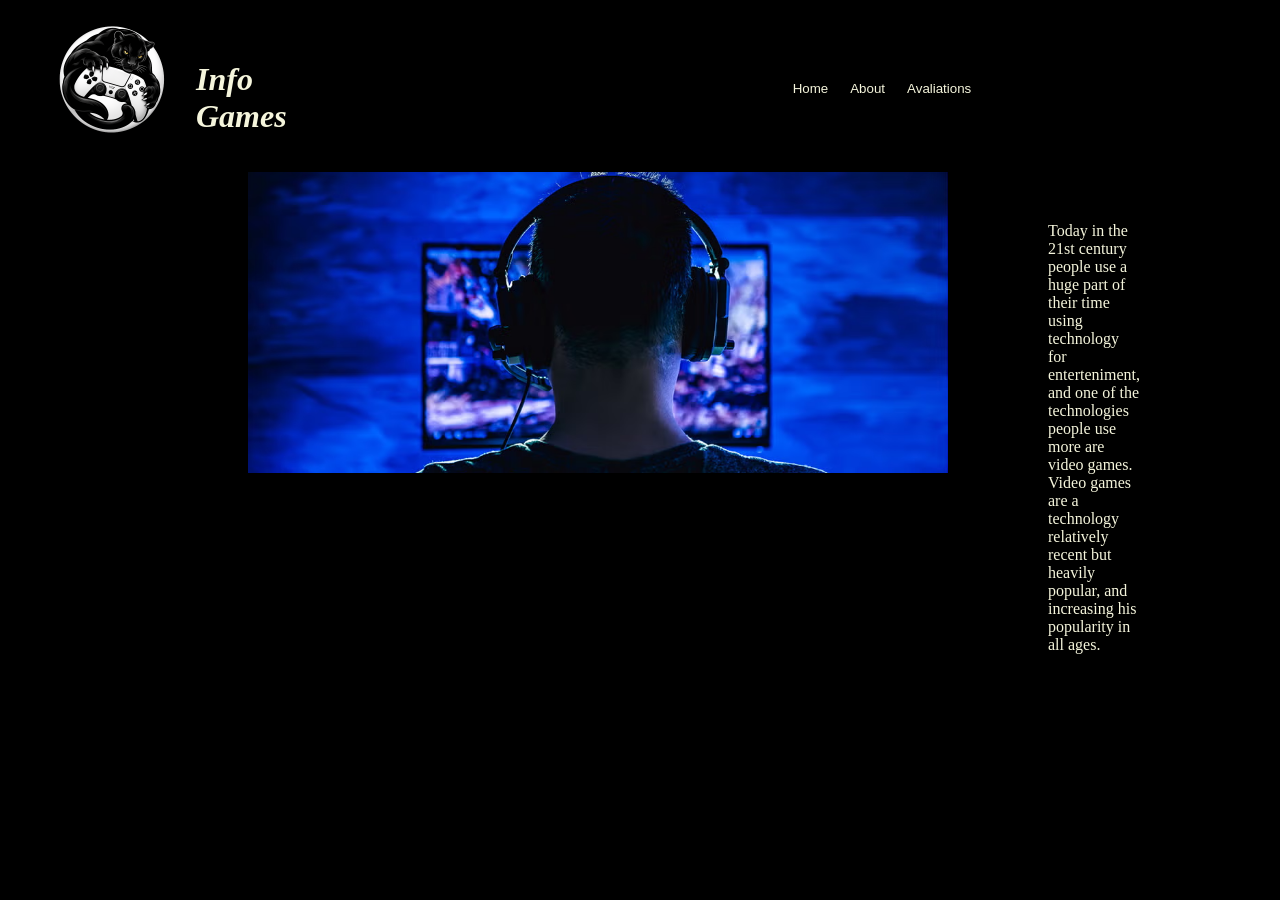
<file: HTML/index.html>
<!DOCTYPE html>
<html lang="en">
<head>
    <meta charset="UTF-8">
    <meta name="viewport" content="width=device-width, initial-scale=1.0">
    <title>Games</title>
    <meta name="author" content="MatheusSantos">
    <meta name="description" content="A site about video games">
    <link rel="stylesheet" href="style.css">
</head>
<body>
    <ul class="navbar">
        <li><img src="res/image.png" alt="" class="logo"></li>
        <li><h1 style="color: beige;" class="title"><i>Info Games</i></h1></li>
        <li><button class="pages button1">Home</button></li>
        <li><button class="pages button2">About</button></li>
        <li><button class="pages button3">Avaliations</button></li>
        <li><button class="pages button4">Sign Up</button></li>
        <li><button class="pages button5">login</button></li>
    </ul>
    <ul class="row">
        <li><img src="res/video-gaming.avif" alt="" class="img"></li>
        <li style="color: beige;" class="text">Today in the 21st century people use a huge part of their time using technology for enterteniment, and one of the technologies people use more are video games. Video games are a technology relatively recent but heavily popular, and increasing his popularity in all ages. </li>
    </ul>
</body>
</html>
</file>
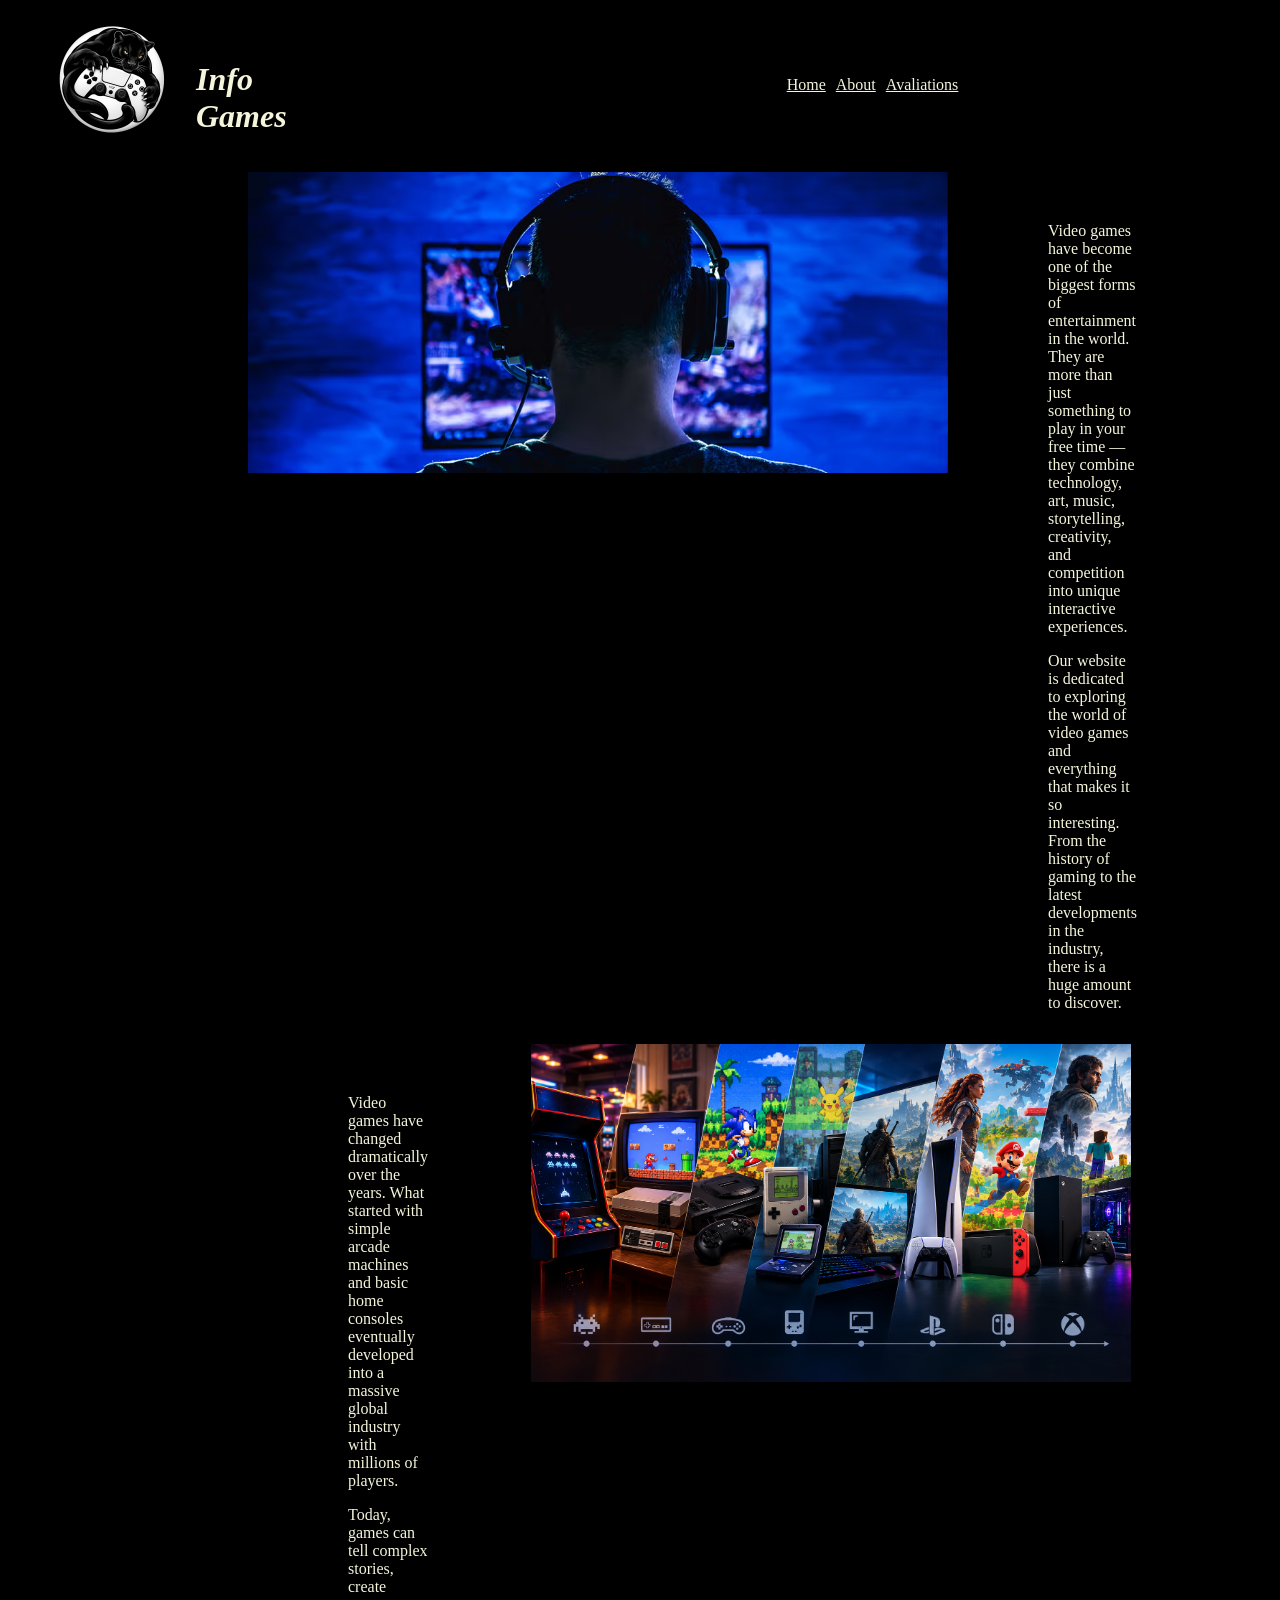
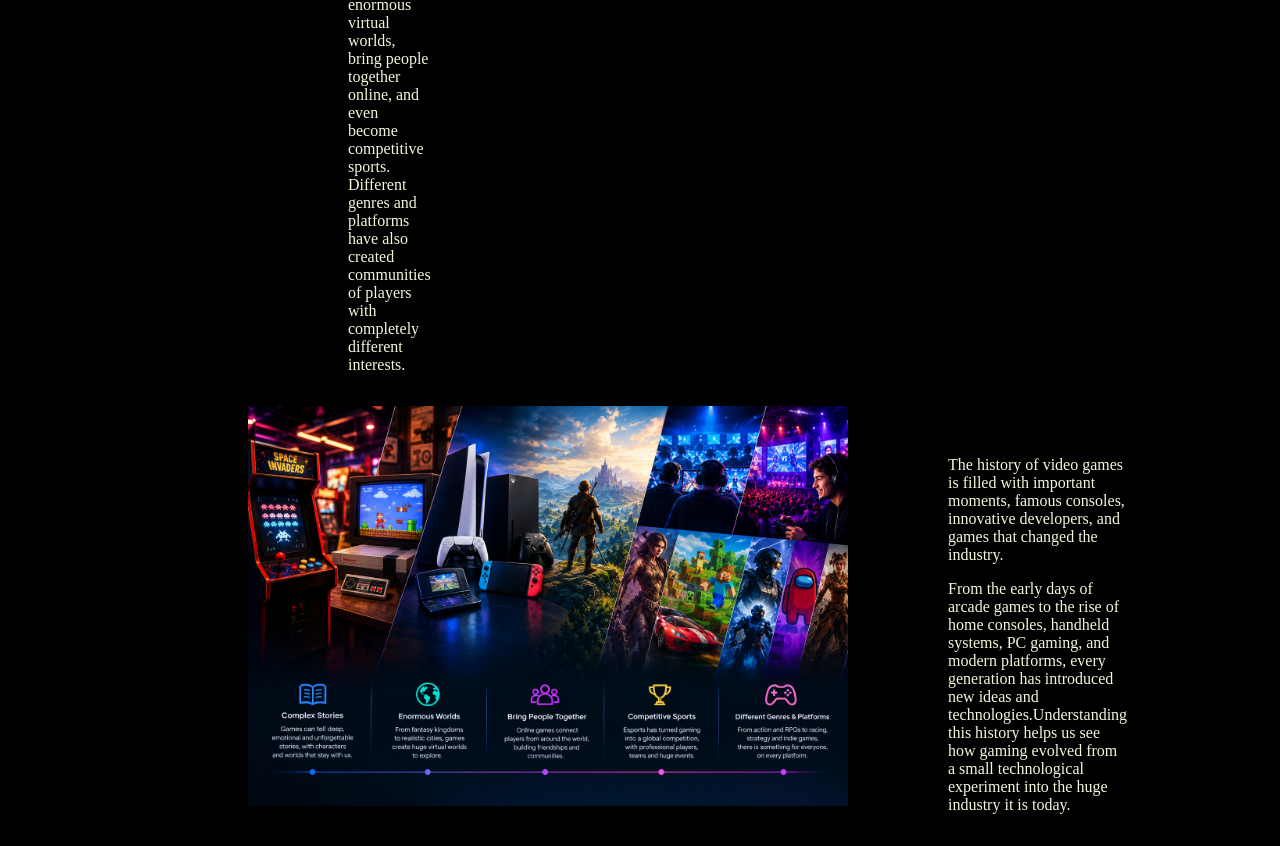
<file: InfoGames/HTML/index.html>
<!DOCTYPE html>
<html lang="en">
<head>
    <meta charset="UTF-8">
    <meta name="viewport" content="width=device-width, initial-scale=1.0">
    <title>Games</title>
    <meta name="author" content="MatheusSantos">
    <meta name="description" content="A site about video games">
    <link rel="stylesheet" href="style.css">
</head>
<body>
    <ul class="navbar">
        <li><img src="res/image.png" alt="" class="logo"></li>
        <li><h1 style="color: beige;" class="title"><i>Info Games</i></h1></li>
        <a href="index.html" class="pages button1">Home</a>
        <a href="about.html" class="pages button2">About</a>
        <a href="avaliation.html" class="pages button3">Avaliations</a>
        <a href="singup.html" class="pages button4">Sing Up</a>
        <a href="login.html" class="pages button5">login</a>
    </ul>
    <ul class="row">
        <li><img src="res/video-gaming.avif" alt="" class="img"></li>
        <li style="color: beige;" class="text">Video games have become one of the biggest forms of entertainment in the world. They are more than just something to play in your free time — they combine technology, art, music, storytelling, creativity, and competition into unique interactive experiences.<p>Our website is dedicated to exploring the world of video games and everything that makes it so interesting. From the history of gaming to the latest developments in the industry, there is a huge amount to discover.</li>
    </ul>
    <ul class="row">
        <li style="color: beige;" class="text1">Video games have changed dramatically over the years. What started with simple arcade machines and basic home consoles eventually developed into a massive global industry with millions of players.<p>Today, games can tell complex stories, create enormous virtual worlds, bring people together online, and even become competitive sports. Different genres and platforms have also created communities of players with completely different interests.</li>
        <li><img src="res/img1.png" alt="" class="img1" style="width: 600px;"></li>
    </ul>
    <ul class="row">
        <li><img src="res/img2.png" alt="" class="img" style="width: 600px; height: 400px;"></li>
        <li style="color: beige;" class="text">The history of video games is filled with important moments, famous consoles, innovative developers, and games that changed the industry.<p>From the early days of arcade games to the rise of home consoles, handheld systems, PC gaming, and modern platforms, every generation has introduced new ideas and technologies.Understanding this history helps us see how gaming evolved from a small technological experiment into the huge industry it is today.</li>
    </ul>
</body>
</html>
</file>
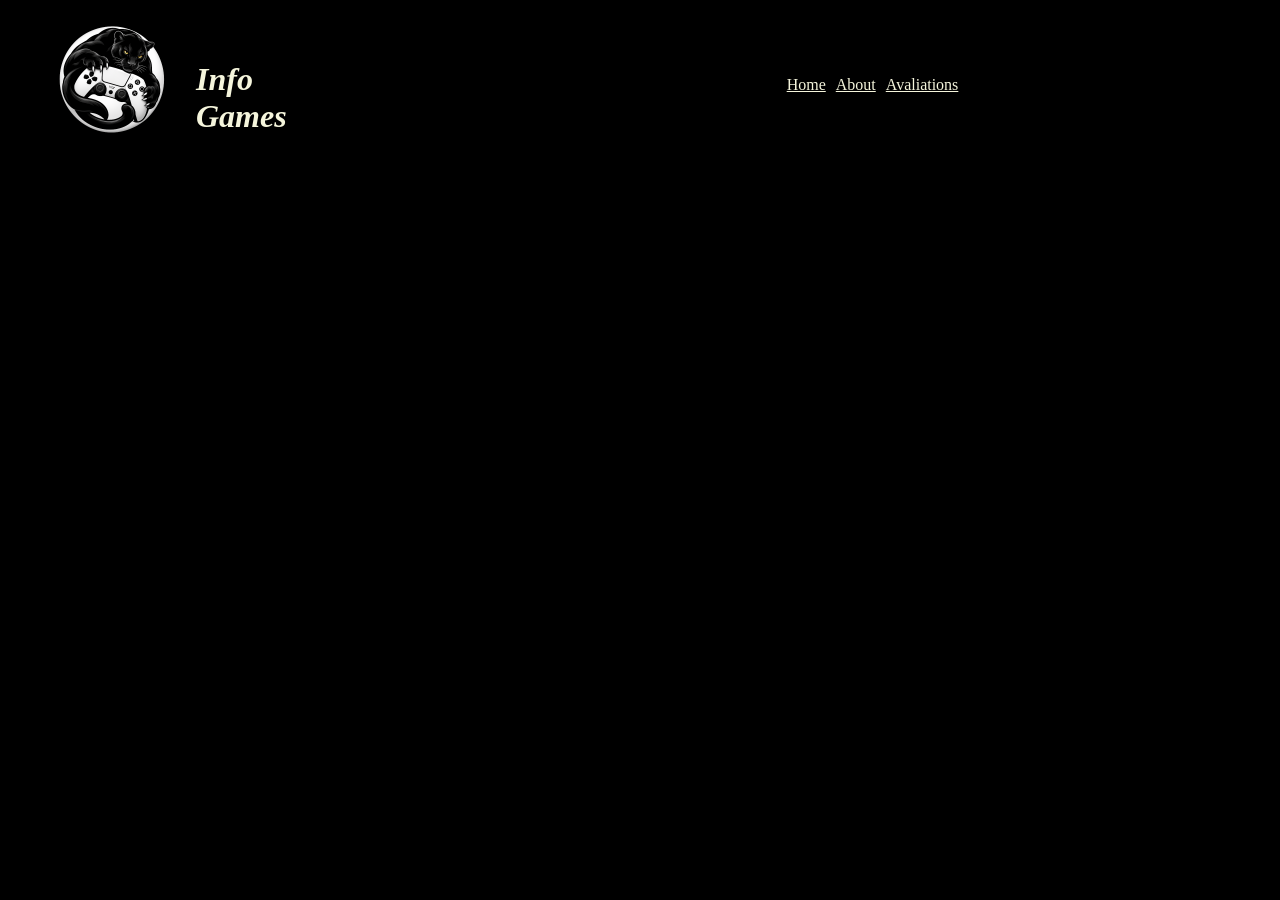
<file: HTML/about.html>
<!DOCTYPE html>
<html lang="en">
<head>
    <meta charset="UTF-8">
    <meta name="viewport" content="width=device-width, initial-scale=1.0">
    <title>Games</title>
    <meta name="author" content="MatheusSantos">
    <meta name="description" content="A site about video games">
    <link rel="stylesheet" href="style.css">
</head>
<body>
    <ul class="navbar">
        <li><img src="res/image.png" alt="" class="logo"></li>
        <li><h1 style="color: beige;" class="title"><i>Info Games</i></h1></li>
        <a href="index.html" class="pages button1">Home</a>
        <a href="about.html" class="pages button2">About</a>
        <a href="avaliation.html" class="pages button3">Avaliations</a>
        <a href="singup.html" class="pages button4">Sing Up</a>
        <a href="login.html" class="pages button5">login</a>
    </ul>
</body>
</html>
</file>
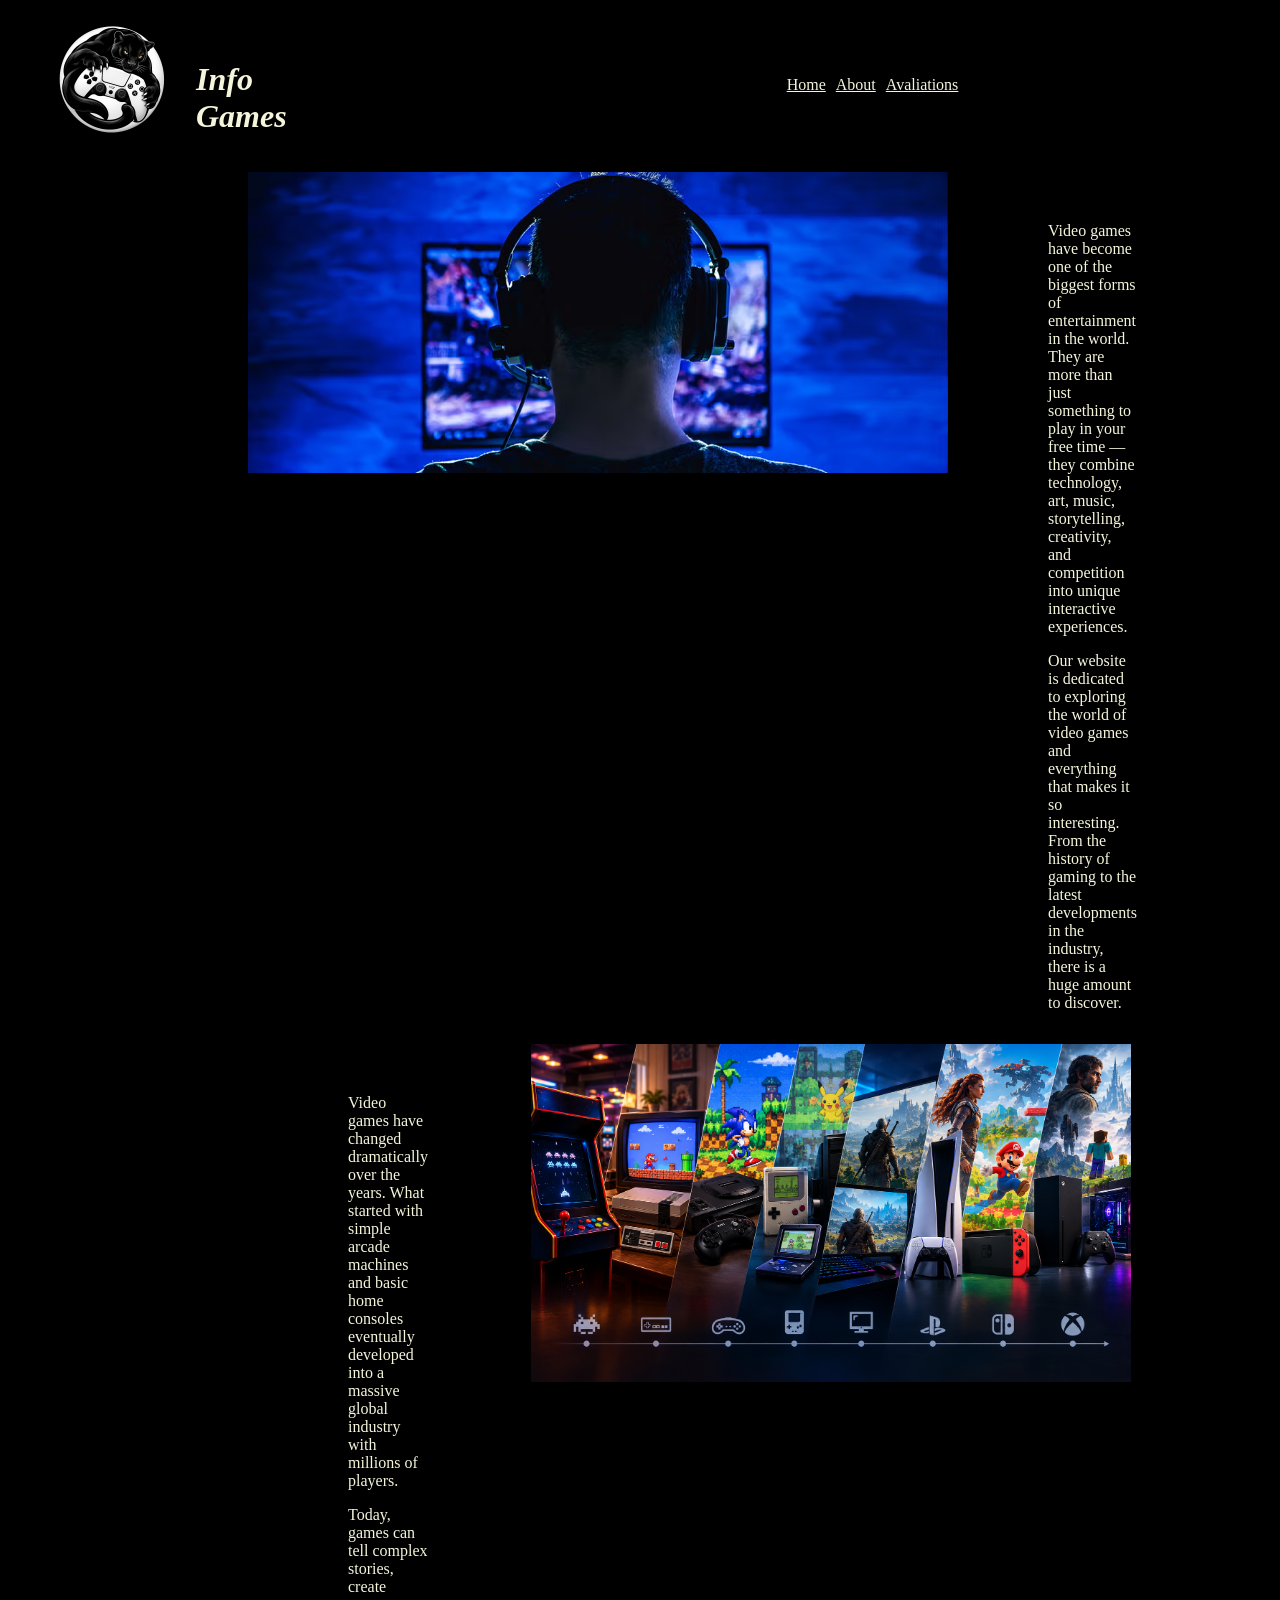
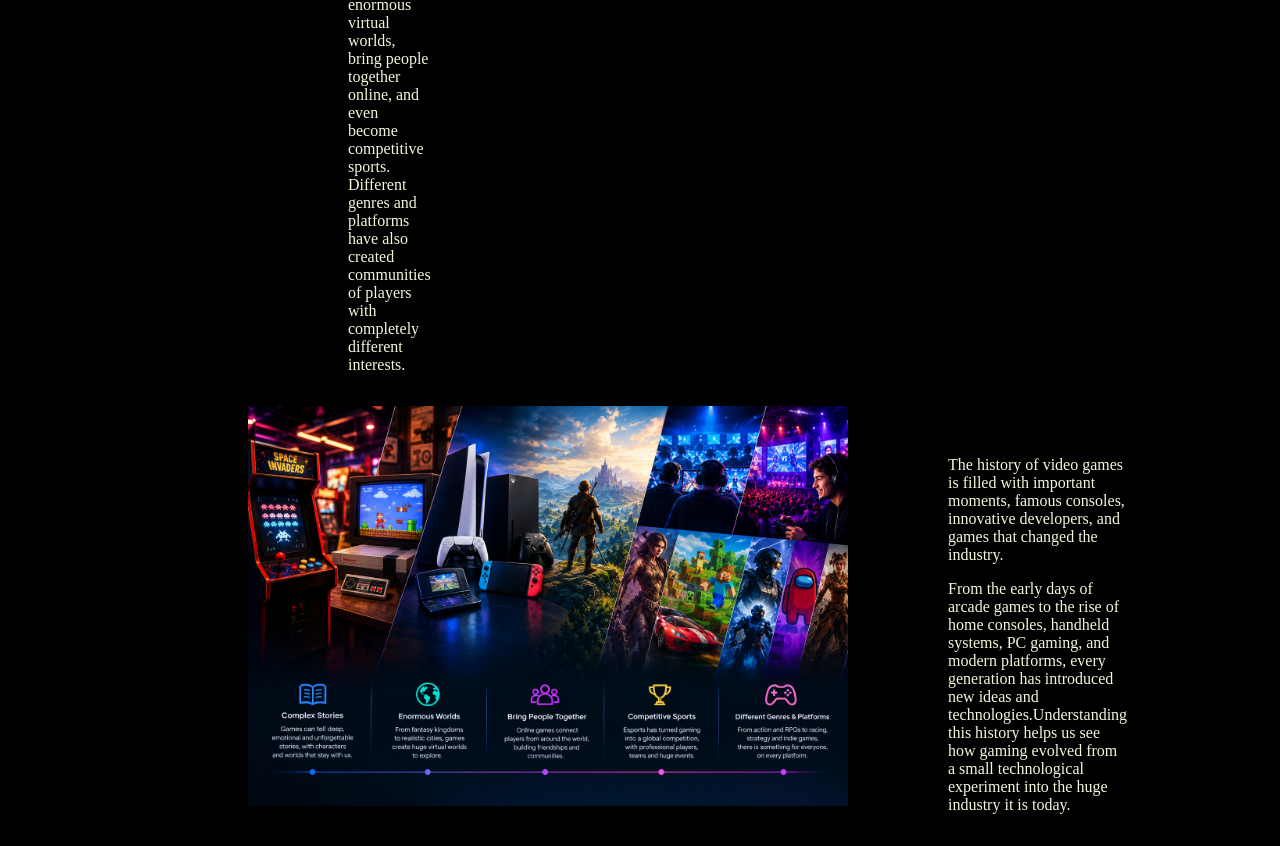
<file: HTML/indexLoged.html>
<!DOCTYPE html>
<html lang="en">
<head>
    <meta charset="UTF-8">
    <meta name="viewport" content="width=device-width, initial-scale=1.0">
    <title>Games</title>
    <meta name="author" content="MatheusSantos">
    <meta name="description" content="A site about video games">
    <link rel="stylesheet" href="style.css">
</head>
<body>
    <ul class="navbar">
        <li><img src="res/image.png" alt="" class="logo"></li>
        <li><h1 style="color: beige;" class="title"><i>Info Games</i></h1></li>
        <a href="index.html" class="pages button1">Home</a>
        <a href="about.html" class="pages button2">About</a>
        <a href="avaliation.html" class="pages button3">Avaliations</a>
        <span id="username" class="name"></span>
    </ul>
    <ul class="row">
        <li><img src="res/video-gaming.avif" alt="" class="img"></li>
        <li style="color: beige;" class="text">Video games have become one of the biggest forms of entertainment in the world. They are more than just something to play in your free time — they combine technology, art, music, storytelling, creativity, and competition into unique interactive experiences.<p>Our website is dedicated to exploring the world of video games and everything that makes it so interesting. From the history of gaming to the latest developments in the industry, there is a huge amount to discover.</li>
    </ul>
    <ul class="row">
        <li style="color: beige;" class="text1">Video games have changed dramatically over the years. What started with simple arcade machines and basic home consoles eventually developed into a massive global industry with millions of players.<p>Today, games can tell complex stories, create enormous virtual worlds, bring people together online, and even become competitive sports. Different genres and platforms have also created communities of players with completely different interests.</li>
        <li><img src="res/img1.png" alt="" class="img1" style="width: 600px;"></li>
    </ul>
    <ul class="row">
        <li><img src="res/img2.png" alt="" class="img" style="width: 600px; height: 400px;"></li>
        <li style="color: beige;" class="text">The history of video games is filled with important moments, famous consoles, innovative developers, and games that changed the industry.<p>From the early days of arcade games to the rise of home consoles, handheld systems, PC gaming, and modern platforms, every generation has introduced new ideas and technologies.Understanding this history helps us see how gaming evolved from a small technological experiment into the huge industry it is today.</li>
    </ul>
    <script>
        document.getElementById("username").textContent = localStorage.getItem("name");
        document.getElementById("useremail").textContent = localStorage.getItem("email");
        document.getElementById("userbirth").textContent = localStorage.getItem("birth");
    </script>
</body>
</html>
</file>
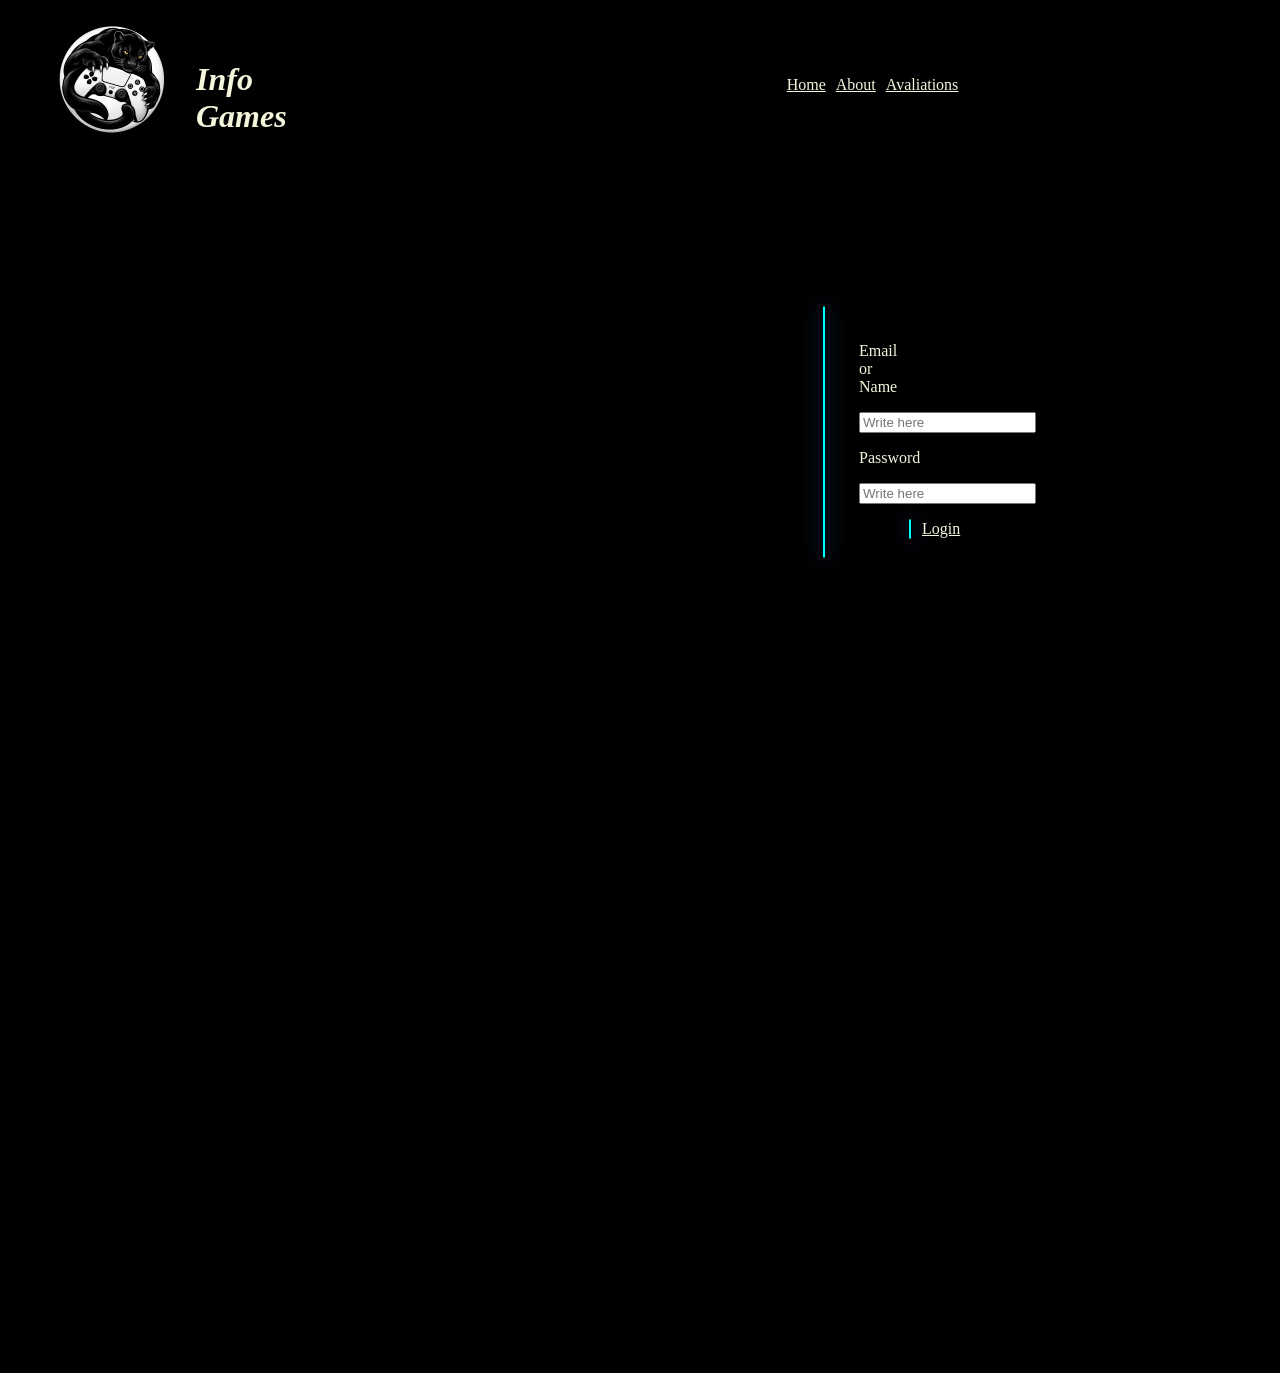
<file: HTML/login.html>
<!DOCTYPE html>
<html lang="en">
<head>
    <meta charset="UTF-8">
    <meta name="viewport" content="width=device-width, initial-scale=1.0">
    <title>Games</title>
    <meta name="author" content="MatheusSantos">
    <meta name="description" content="A site about video games">
    <link rel="stylesheet" href="style.css">
</head>
<body>
    <ul class="navbar">
        <li><img src="res/image.png" alt="" class="logo"></li>
        <li><h1 style="color: beige;" class="title"><i>Info Games</i></h1></li>
        <a href="index.html" class="pages button1">Home</a>
        <a href="about.html" class="pages button2">About</a>
        <a href="avaliation.html" class="pages button3">Avaliations</a>
        <a href="singup.html" class="pages button4">Sing Up</a>
        <a href="login.html" class="pages button5">login</a>
    </ul>
    <div class="login">
        <div class="space">
            <p style="color: beige;">Email or Name</p>
            <input type="text" placeholder="Write here">
            <p style="color: beige;">Password</p>
            <input type="text" placeholder="Write here" style="margin-bottom: 30px;">
            <div class="button_singup pages">
                <a href="indexLoged.html" class="button6">Login</a>
            </div>
        </div>
    </div>
</body>
</html>
</file>
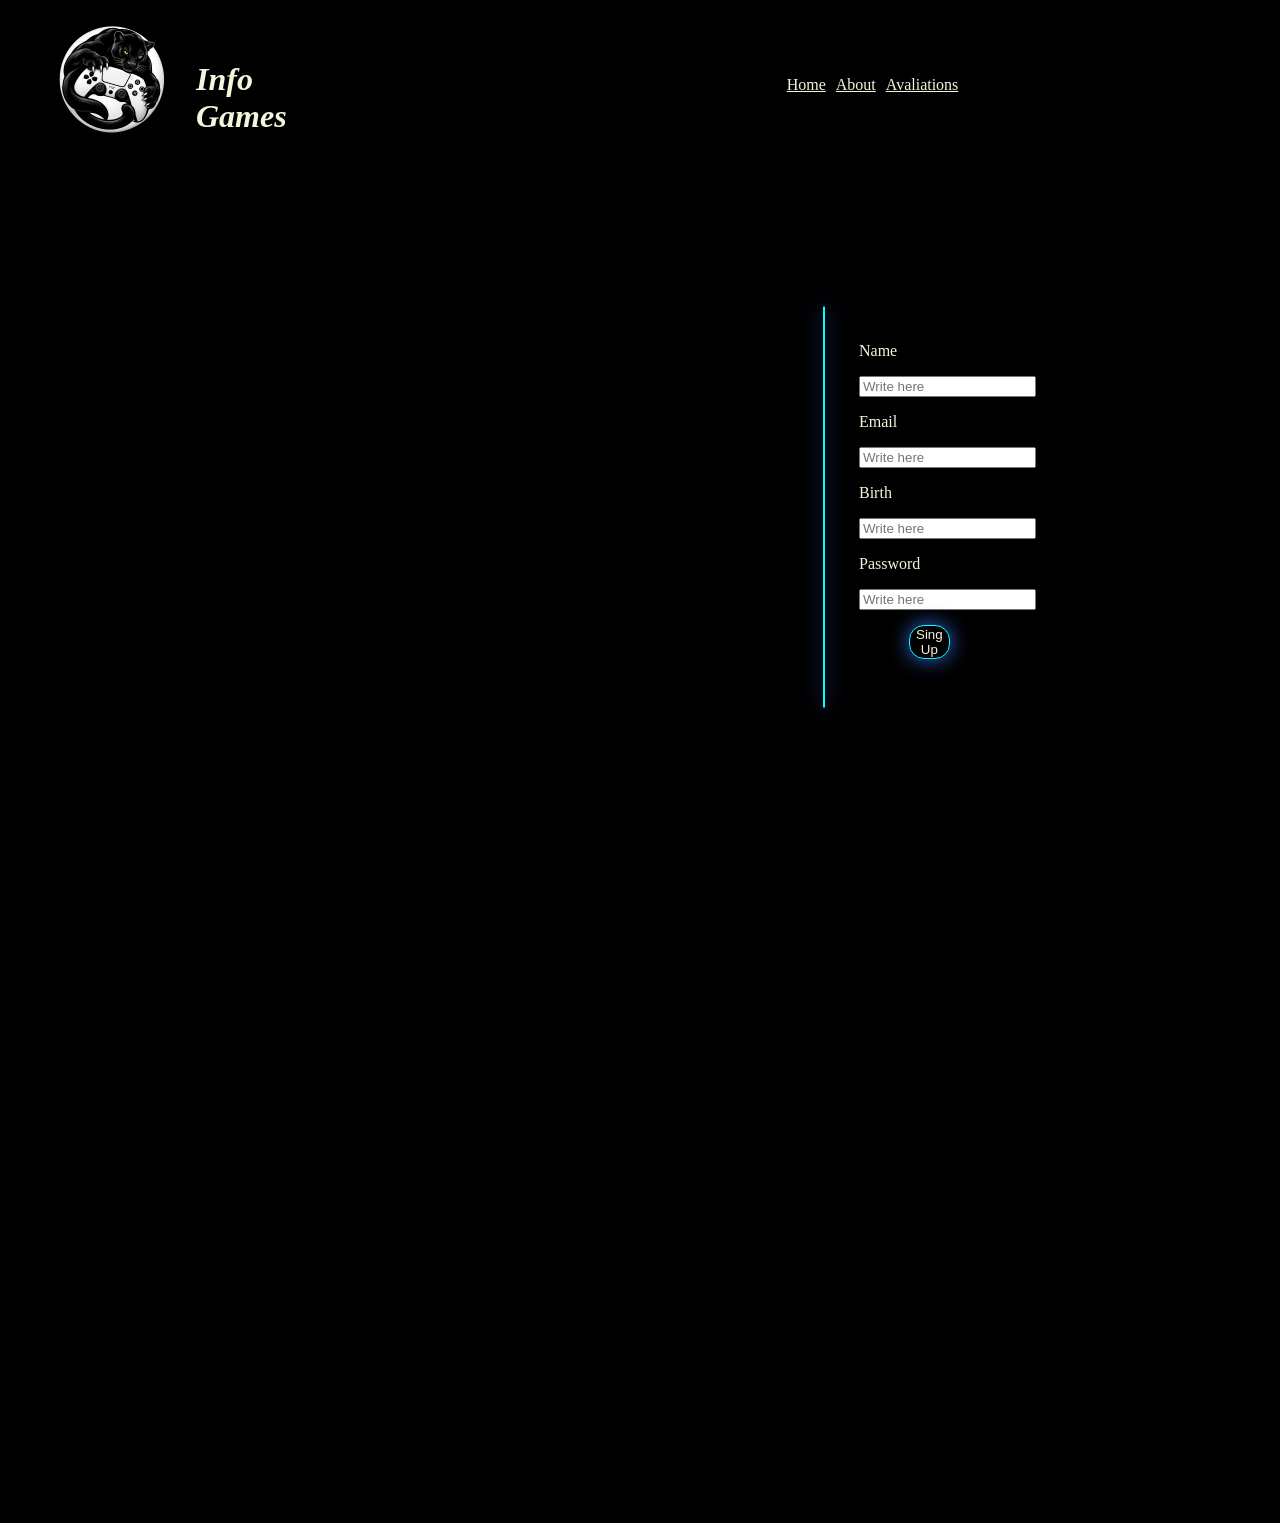
<file: HTML/singup.html>
<!DOCTYPE html>
<html lang="en">
<head>
    <meta charset="UTF-8">
    <meta name="viewport" content="width=device-width, initial-scale=1.0">
    <title>Games</title>
    <meta name="author" content="MatheusSantos">
    <meta name="description" content="A site about video games">
    <link rel="stylesheet" href="style.css">
</head>
<body>
    <ul class="navbar">
        <li><img src="res/image.png" alt="" class="logo"></li>
        <li><h1 style="color: beige;" class="title"><i>Info Games</i></h1></li>
        <a href="index.html" class="pages button1">Home</a>
        <a href="about.html" class="pages button2">About</a>
        <a href="avaliation.html" class="pages button3">Avaliations</a>
        <a href="singup.html" class="pages button4">Sing Up</a>
        <a href="login.html" class="pages button5">login</a>
    </ul>
    <div class="singup">
        <form class="space" id="signupForm"></form>
            <div class="space">
                <p style="color: beige;">Name</p>
                <input type="text" id="name" placeholder="Write here">
                <p style="color: beige;">Email</p>
                <input type="text" id="email" placeholder="Write here">
                <p style="color: beige;">Birth</p>
                <input type="text" id="birth" placeholder="Write here">
                <p style="color: beige;">Password</p>
                <input type="text" placeholder="Write here" style="margin-bottom: 30px;">
                <button type="button" class="button_singup pages" onclick="signup()">Sing Up</button>
            </div>
        </form>
    </div>
    <script>

        function signup() {

            let name = document.getElementById("name").value;
            let email = document.getElementById("email").value;
            let birth = document.getElementById("birth").value;

            localStorage.setItem("name", name);
            localStorage.setItem("email", email);
            localStorage.setItem("birth", birth);

            window.location.href = "indexLoged.html";
        }

    </script>
</body>
</html>
</file>
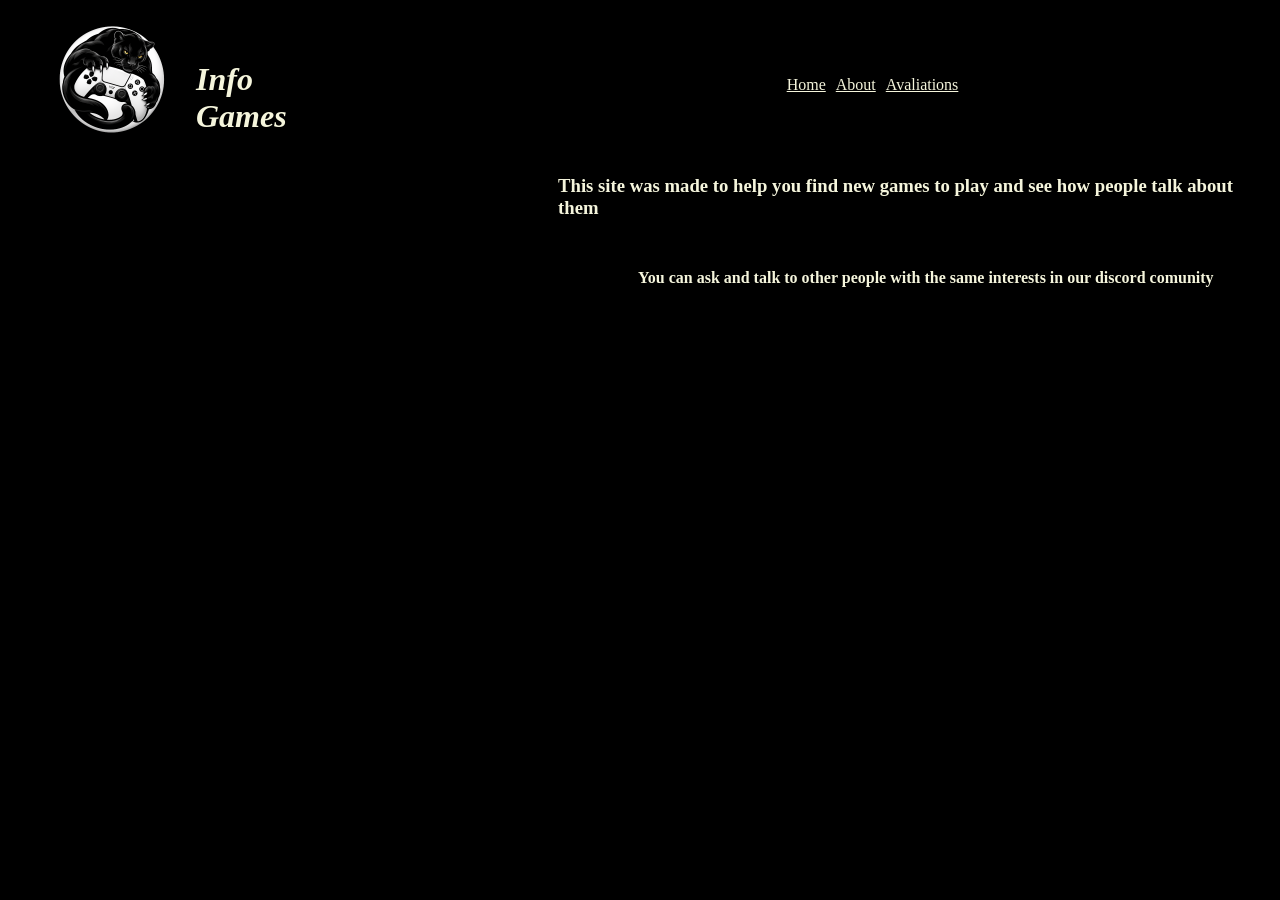
<file: InfoGames/HTML/about.html>
<!DOCTYPE html>
<html lang="en">
<head>
    <meta charset="UTF-8">
    <meta name="viewport" content="width=device-width, initial-scale=1.0">
    <title>Games</title>
    <meta name="author" content="MatheusSantos">
    <meta name="description" content="A site about video games">
    <link rel="stylesheet" href="style.css">
</head>
<body>
    <ul class="navbar">
        <li><img src="res/image.png" alt="" class="logo"></li>
        <li><h1 style="color: beige;" class="title"><i>Info Games</i></h1></li>
        <a href="index.html" class="pages button1">Home</a>
        <a href="about.html" class="pages button2">About</a>
        <a href="avaliation.html" class="pages button3">Avaliations</a>
        <a href="singup.html" class="pages button4">Sing Up</a>
        <a href="login.html" class="pages button5">login</a>
    </ul>
    <h3 style="color: beige; margin-left: 550px;">This site was made to help you find new games to play and see how people talk about them</h3>
    <h4 style="color: beige; margin-top: 50px; margin-left: 630px;">You can ask and talk to other people with the same interests in our discord comunity</h4>
</body>
</html>
</file>
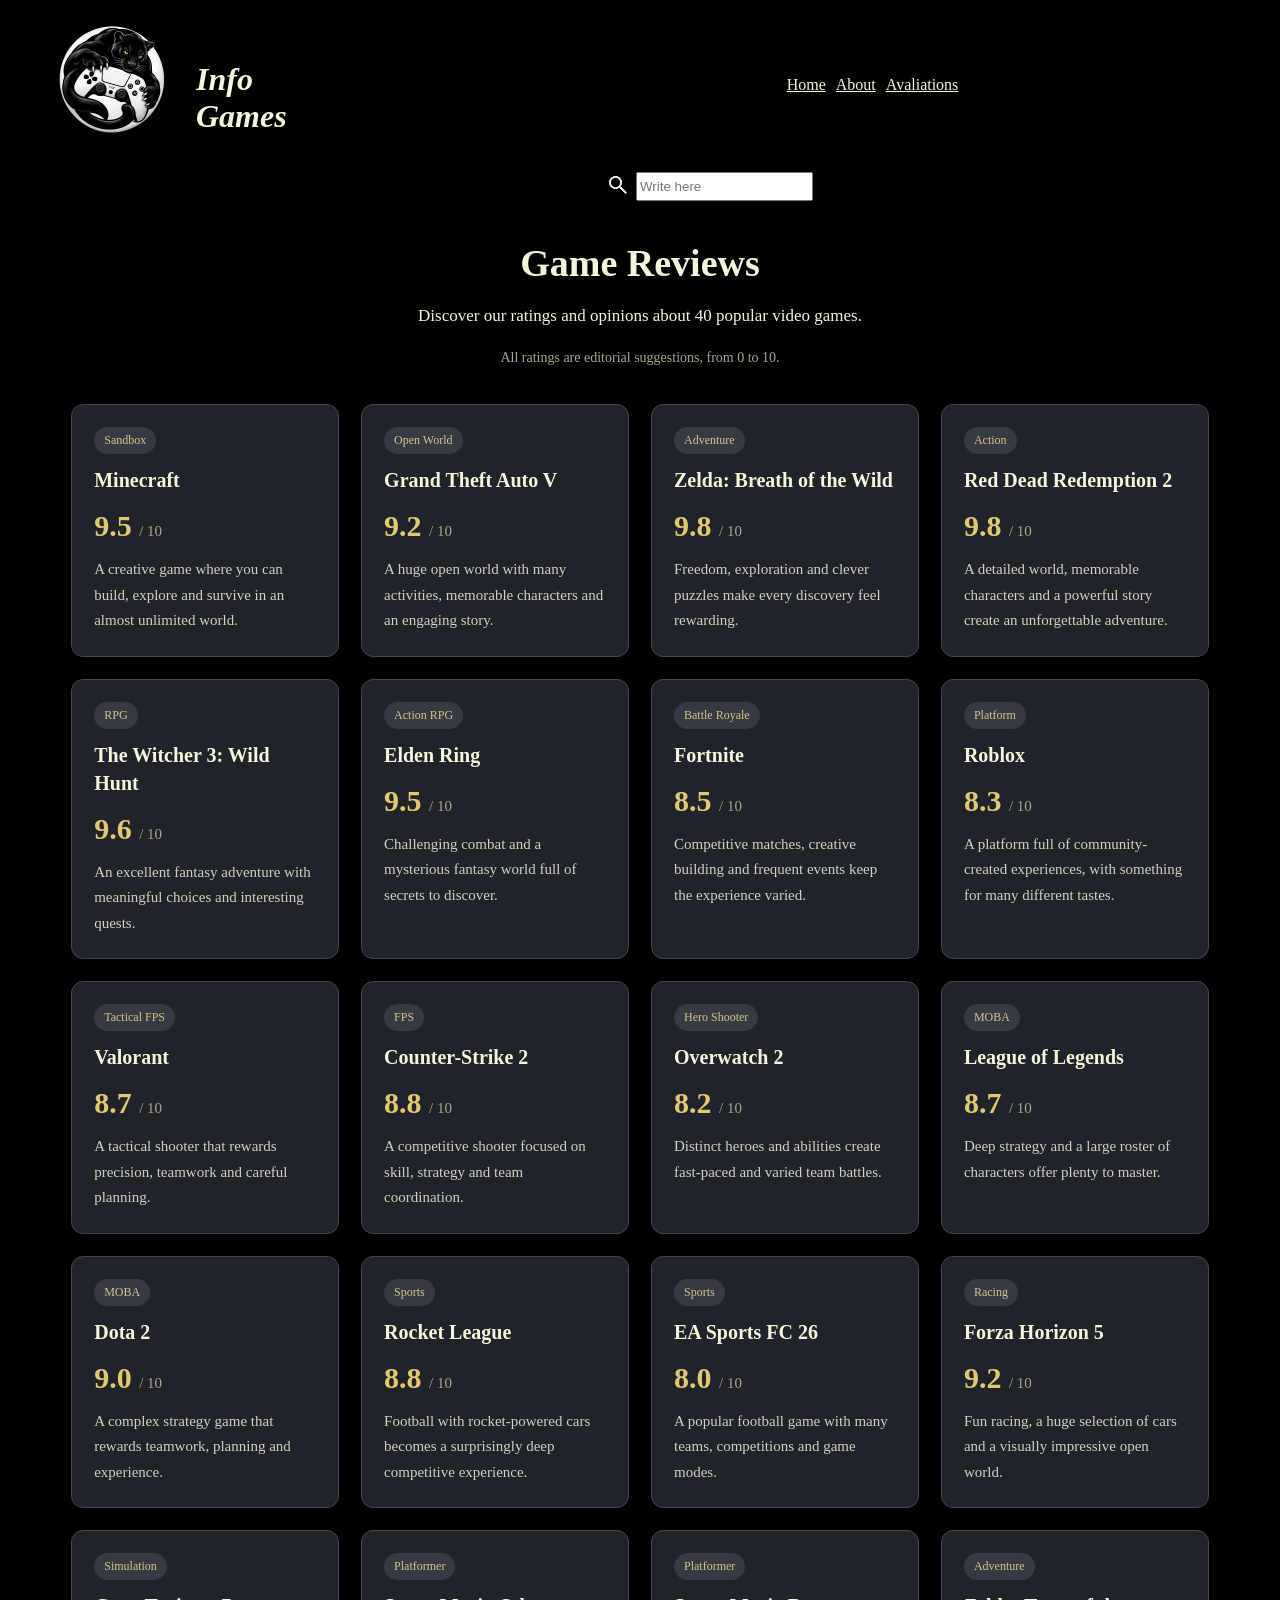
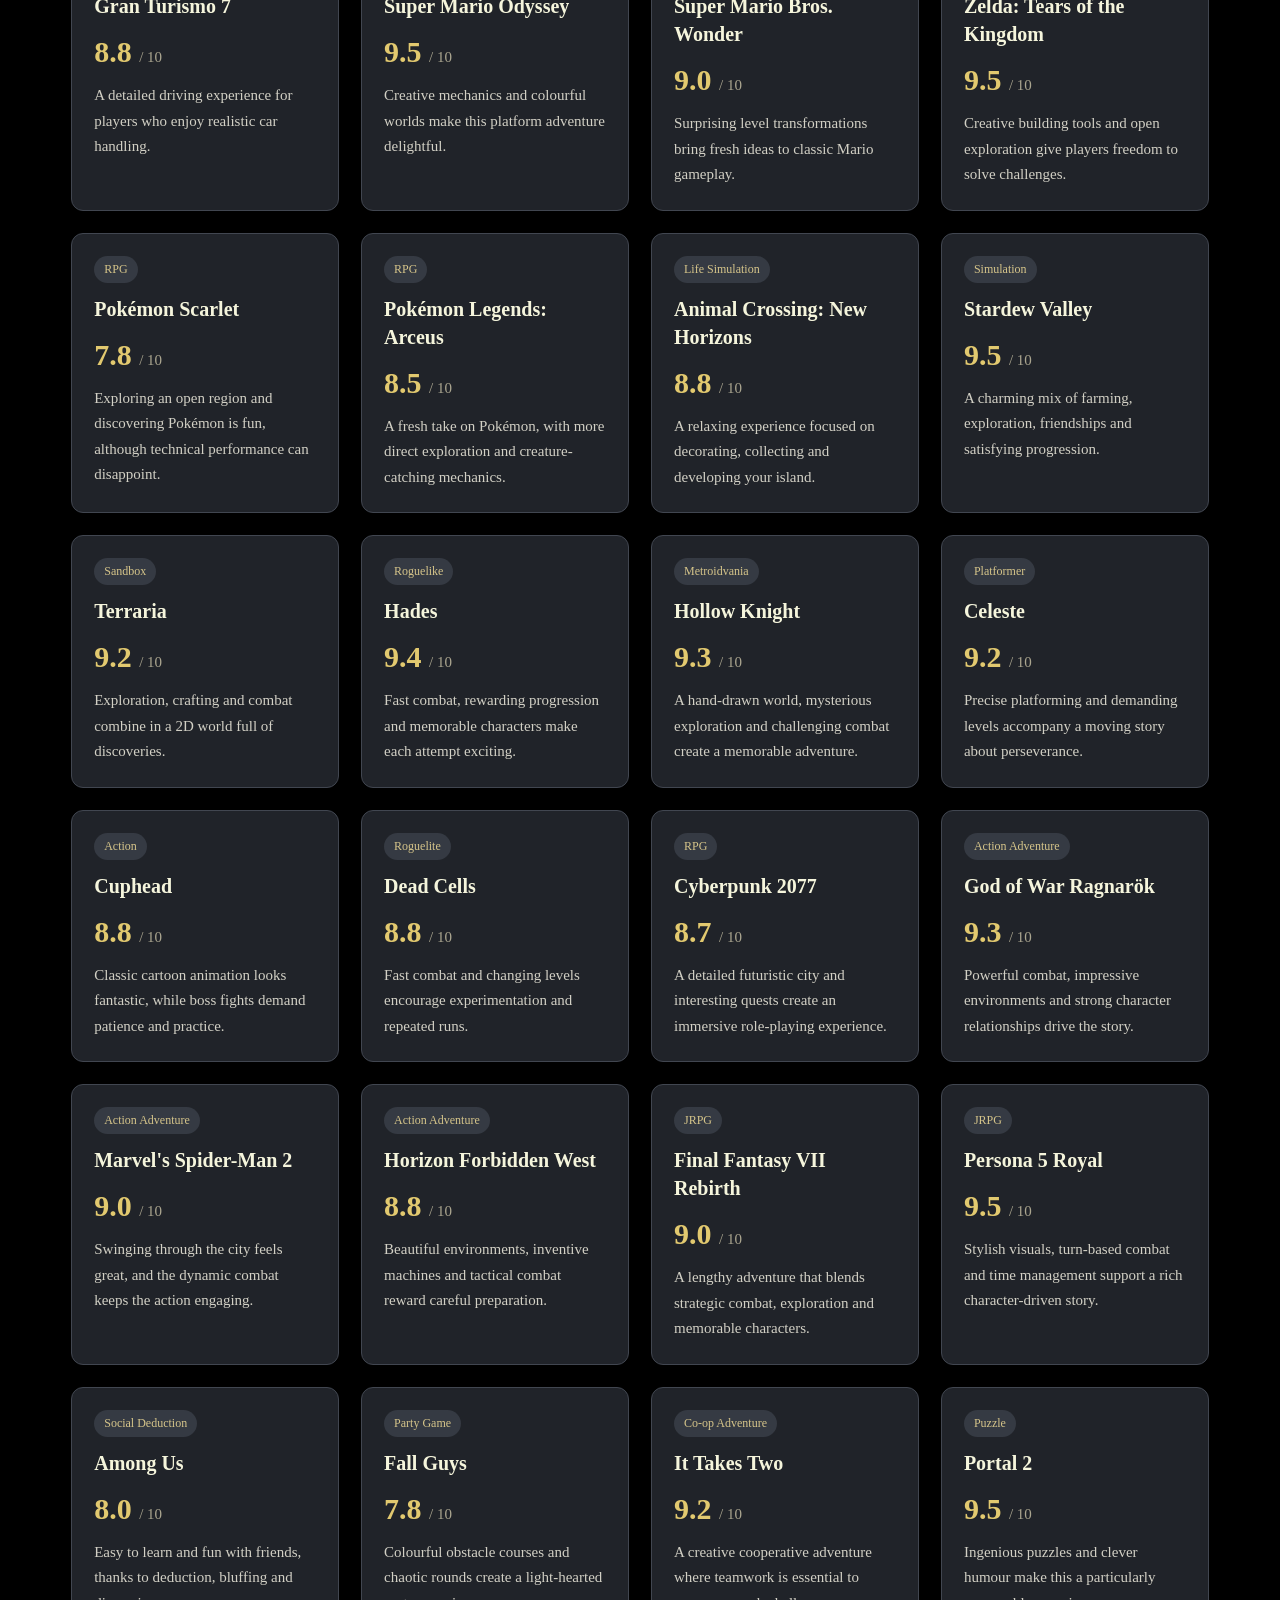
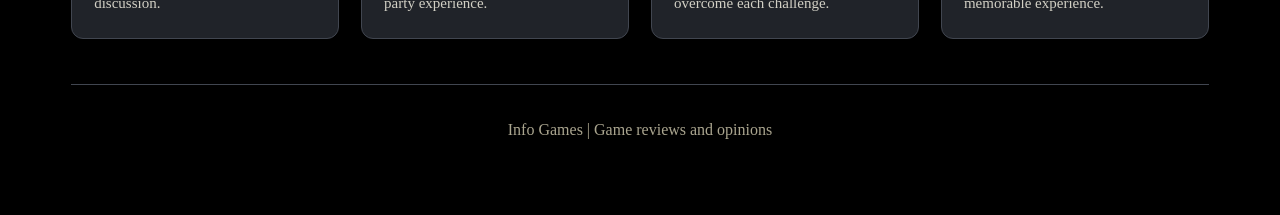
<file: InfoGames/HTML/avaliation.html>
<!DOCTYPE html>
<html lang="en">
<head>
    <meta charset="UTF-8">
    <meta name="viewport" content="width=device-width, initial-scale=1.0">
    <title>Games</title>
    <meta name="author" content="MatheusSantos">
    <meta name="description" content="A site about video games">
    <link rel="stylesheet" href="style.css">
</head>
<body>
    <ul class="navbar">
        <li><img src="res/image.png" alt="" class="logo"></li>
        <li><h1 style="color: beige;" class="title"><i>Info Games</i></h1></li>
        <a href="index.html" class="pages button1">Home</a>
        <a href="about.html" class="pages button2">About</a>
        <a href="avaliation.html" class="pages button3">Avaliations</a>
        <a href="singup.html" class="pages button4">Sing Up</a>
        <a href="login.html" class="pages button5">login</a>
    </ul>
    <ul class="navbar">
        <ul class="navbar1">
            <button class="pages1 button6">
                <img src="res/search_24dp_E3E3E3_FILL0_wght400_GRAD0_opsz24.png" alt="">
            </button>
            <input type="text" placeholder="Write here">
        </ul>
    </ul>
    <main class="reviews-container">

        <header class="reviews-header">
            <h2>Game Reviews</h2>
            <p>Discover our ratings and opinions about 40 popular video games.</p>
            <p class="reviews-note">All ratings are editorial suggestions, from 0 to 10.</p>
        </header>

        <section class="reviews-grid">

            <article class="review-card">
                <span class="review-genre">Sandbox</span>
                <h3>Minecraft</h3>
                <div class="review-rating">9.5 <span>/ 10</span></div>
                <p>A creative game where you can build, explore and survive in an almost unlimited world.</p>
            </article>

            <article class="review-card">
                <span class="review-genre">Open World</span>
                <h3>Grand Theft Auto V</h3>
                <div class="review-rating">9.2 <span>/ 10</span></div>
                <p>A huge open world with many activities, memorable characters and an engaging story.</p>
            </article>

            <article class="review-card">
                <span class="review-genre">Adventure</span>
                <h3>Zelda: Breath of the Wild</h3>
                <div class="review-rating">9.8 <span>/ 10</span></div>
                <p>Freedom, exploration and clever puzzles make every discovery feel rewarding.</p>
            </article>

            <article class="review-card">
                <span class="review-genre">Action</span>
                <h3>Red Dead Redemption 2</h3>
                <div class="review-rating">9.8 <span>/ 10</span></div>
                <p>A detailed world, memorable characters and a powerful story create an unforgettable adventure.</p>
            </article>

            <article class="review-card">
                <span class="review-genre">RPG</span>
                <h3>The Witcher 3: Wild Hunt</h3>
                <div class="review-rating">9.6 <span>/ 10</span></div>
                <p>An excellent fantasy adventure with meaningful choices and interesting quests.</p>
            </article>

            <article class="review-card">
                <span class="review-genre">Action RPG</span>
                <h3>Elden Ring</h3>
                <div class="review-rating">9.5 <span>/ 10</span></div>
                <p>Challenging combat and a mysterious fantasy world full of secrets to discover.</p>
            </article>

            <article class="review-card">
                <span class="review-genre">Battle Royale</span>
                <h3>Fortnite</h3>
                <div class="review-rating">8.5 <span>/ 10</span></div>
                <p>Competitive matches, creative building and frequent events keep the experience varied.</p>
            </article>

            <article class="review-card">
                <span class="review-genre">Platform</span>
                <h3>Roblox</h3>
                <div class="review-rating">8.3 <span>/ 10</span></div>
                <p>A platform full of community-created experiences, with something for many different tastes.</p>
            </article>

            <article class="review-card">
                <span class="review-genre">Tactical FPS</span>
                <h3>Valorant</h3>
                <div class="review-rating">8.7 <span>/ 10</span></div>
                <p>A tactical shooter that rewards precision, teamwork and careful planning.</p>
            </article>

            <article class="review-card">
                <span class="review-genre">FPS</span>
                <h3>Counter-Strike 2</h3>
                <div class="review-rating">8.8 <span>/ 10</span></div>
                <p>A competitive shooter focused on skill, strategy and team coordination.</p>
            </article>

            <article class="review-card">
                <span class="review-genre">Hero Shooter</span>
                <h3>Overwatch 2</h3>
                <div class="review-rating">8.2 <span>/ 10</span></div>
                <p>Distinct heroes and abilities create fast-paced and varied team battles.</p>
            </article>

            <article class="review-card">
                <span class="review-genre">MOBA</span>
                <h3>League of Legends</h3>
                <div class="review-rating">8.7 <span>/ 10</span></div>
                <p>Deep strategy and a large roster of characters offer plenty to master.</p>
            </article>

            <article class="review-card">
                <span class="review-genre">MOBA</span>
                <h3>Dota 2</h3>
                <div class="review-rating">9.0 <span>/ 10</span></div>
                <p>A complex strategy game that rewards teamwork, planning and experience.</p>
            </article>

            <article class="review-card">
                <span class="review-genre">Sports</span>
                <h3>Rocket League</h3>
                <div class="review-rating">8.8 <span>/ 10</span></div>
                <p>Football with rocket-powered cars becomes a surprisingly deep competitive experience.</p>
            </article>

            <article class="review-card">
                <span class="review-genre">Sports</span>
                <h3>EA Sports FC 26</h3>
                <div class="review-rating">8.0 <span>/ 10</span></div>
                <p>A popular football game with many teams, competitions and game modes.</p>
            </article>

            <article class="review-card">
                <span class="review-genre">Racing</span>
                <h3>Forza Horizon 5</h3>
                <div class="review-rating">9.2 <span>/ 10</span></div>
                <p>Fun racing, a huge selection of cars and a visually impressive open world.</p>
            </article>

            <article class="review-card">
                <span class="review-genre">Simulation</span>
                <h3>Gran Turismo 7</h3>
                <div class="review-rating">8.8 <span>/ 10</span></div>
                <p>A detailed driving experience for players who enjoy realistic car handling.</p>
            </article>

            <article class="review-card">
                <span class="review-genre">Platformer</span>
                <h3>Super Mario Odyssey</h3>
                <div class="review-rating">9.5 <span>/ 10</span></div>
                <p>Creative mechanics and colourful worlds make this platform adventure delightful.</p>
            </article>

            <article class="review-card">
                <span class="review-genre">Platformer</span>
                <h3>Super Mario Bros. Wonder</h3>
                <div class="review-rating">9.0 <span>/ 10</span></div>
                <p>Surprising level transformations bring fresh ideas to classic Mario gameplay.</p>
            </article>

            <article class="review-card">
                <span class="review-genre">Adventure</span>
                <h3>Zelda: Tears of the Kingdom</h3>
                <div class="review-rating">9.5 <span>/ 10</span></div>
                <p>Creative building tools and open exploration give players freedom to solve challenges.</p>
            </article>

            <article class="review-card">
                <span class="review-genre">RPG</span>
                <h3>Pokémon Scarlet</h3>
                <div class="review-rating">7.8 <span>/ 10</span></div>
                <p>Exploring an open region and discovering Pokémon is fun, although technical performance can disappoint.</p>
            </article>

            <article class="review-card">
                <span class="review-genre">RPG</span>
                <h3>Pokémon Legends: Arceus</h3>
                <div class="review-rating">8.5 <span>/ 10</span></div>
                <p>A fresh take on Pokémon, with more direct exploration and creature-catching mechanics.</p>
            </article>

            <article class="review-card">
                <span class="review-genre">Life Simulation</span>
                <h3>Animal Crossing: New Horizons</h3>
                <div class="review-rating">8.8 <span>/ 10</span></div>
                <p>A relaxing experience focused on decorating, collecting and developing your island.</p>
            </article>

            <article class="review-card">
                <span class="review-genre">Simulation</span>
                <h3>Stardew Valley</h3>
                <div class="review-rating">9.5 <span>/ 10</span></div>
                <p>A charming mix of farming, exploration, friendships and satisfying progression.</p>
            </article>

            <article class="review-card">
                <span class="review-genre">Sandbox</span>
                <h3>Terraria</h3>
                <div class="review-rating">9.2 <span>/ 10</span></div>
                <p>Exploration, crafting and combat combine in a 2D world full of discoveries.</p>
            </article>

            <article class="review-card">
                <span class="review-genre">Roguelike</span>
                <h3>Hades</h3>
                <div class="review-rating">9.4 <span>/ 10</span></div>
                <p>Fast combat, rewarding progression and memorable characters make each attempt exciting.</p>
            </article>

            <article class="review-card">
                <span class="review-genre">Metroidvania</span>
                <h3>Hollow Knight</h3>
                <div class="review-rating">9.3 <span>/ 10</span></div>
                <p>A hand-drawn world, mysterious exploration and challenging combat create a memorable adventure.</p>
            </article>

            <article class="review-card">
                <span class="review-genre">Platformer</span>
                <h3>Celeste</h3>
                <div class="review-rating">9.2 <span>/ 10</span></div>
                <p>Precise platforming and demanding levels accompany a moving story about perseverance.</p>
            </article>

            <article class="review-card">
                <span class="review-genre">Action</span>
                <h3>Cuphead</h3>
                <div class="review-rating">8.8 <span>/ 10</span></div>
                <p>Classic cartoon animation looks fantastic, while boss fights demand patience and practice.</p>
            </article>

            <article class="review-card">
                <span class="review-genre">Roguelite</span>
                <h3>Dead Cells</h3>
                <div class="review-rating">8.8 <span>/ 10</span></div>
                <p>Fast combat and changing levels encourage experimentation and repeated runs.</p>
            </article>

            <article class="review-card">
                <span class="review-genre">RPG</span>
                <h3>Cyberpunk 2077</h3>
                <div class="review-rating">8.7 <span>/ 10</span></div>
                <p>A detailed futuristic city and interesting quests create an immersive role-playing experience.</p>
            </article>

            <article class="review-card">
                <span class="review-genre">Action Adventure</span>
                <h3>God of War Ragnarök</h3>
                <div class="review-rating">9.3 <span>/ 10</span></div>
                <p>Powerful combat, impressive environments and strong character relationships drive the story.</p>
            </article>

            <article class="review-card">
                <span class="review-genre">Action Adventure</span>
                <h3>Marvel's Spider-Man 2</h3>
                <div class="review-rating">9.0 <span>/ 10</span></div>
                <p>Swinging through the city feels great, and the dynamic combat keeps the action engaging.</p>
            </article>

            <article class="review-card">
                <span class="review-genre">Action Adventure</span>
                <h3>Horizon Forbidden West</h3>
                <div class="review-rating">8.8 <span>/ 10</span></div>
                <p>Beautiful environments, inventive machines and tactical combat reward careful preparation.</p>
            </article>

            <article class="review-card">
                <span class="review-genre">JRPG</span>
                <h3>Final Fantasy VII Rebirth</h3>
                <div class="review-rating">9.0 <span>/ 10</span></div>
                <p>A lengthy adventure that blends strategic combat, exploration and memorable characters.</p>
            </article>

            <article class="review-card">
                <span class="review-genre">JRPG</span>
                <h3>Persona 5 Royal</h3>
                <div class="review-rating">9.5 <span>/ 10</span></div>
                <p>Stylish visuals, turn-based combat and time management support a rich character-driven story.</p>
            </article>

            <article class="review-card">
                <span class="review-genre">Social Deduction</span>
                <h3>Among Us</h3>
                <div class="review-rating">8.0 <span>/ 10</span></div>
                <p>Easy to learn and fun with friends, thanks to deduction, bluffing and discussion.</p>
            </article>

            <article class="review-card">
                <span class="review-genre">Party Game</span>
                <h3>Fall Guys</h3>
                <div class="review-rating">7.8 <span>/ 10</span></div>
                <p>Colourful obstacle courses and chaotic rounds create a light-hearted party experience.</p>
            </article>

            <article class="review-card">
                <span class="review-genre">Co-op Adventure</span>
                <h3>It Takes Two</h3>
                <div class="review-rating">9.2 <span>/ 10</span></div>
                <p>A creative cooperative adventure where teamwork is essential to overcome each challenge.</p>
            </article>

            <article class="review-card">
                <span class="review-genre">Puzzle</span>
                <h3>Portal 2</h3>
                <div class="review-rating">9.5 <span>/ 10</span></div>
                <p>Ingenious puzzles and clever humour make this a particularly memorable experience.</p>
            </article>

        </section>

        <footer class="reviews-footer">
            <p>Info Games | Game reviews and opinions</p>
        </footer>

    </main>
</body>
</html>
</file>
<file: HTML/style.css>
body {
    background-color: black;
}
.navbar {
    list-style: none;
    display: flex;  
}
.logo {
    width: 128px;
    height: 128px;
}
.title {
    margin-top: 45px;
    margin-left: 20px;
}
.pages {
    margin-top: 60px;
    margin-left: 10px;
    background-color: black;
    border: none;
    color: beige;
}
.pages:hover {
    cursor: pointer;
    border: 1px rgb(52, 105, 218);
    border-radius: 10px;
    box-shadow: 0 0 20px rgb(52, 105, 218);
    color: rgb(14, 230, 230);
}
.button1 {
    margin-left: 500px;
    height: 24px;
}
.button2 {
    height: 24px;
}
.button3 {
    height: 24px;
}
.button4 {
    margin-left: 700px;
    height: 24px;
}
.button5 {
    height: 24px;
}
.imgw {
    width: 600px;
}
.img {
    width: 700px;
    margin-left: 200px;
}
.img1 {
    width: 700px;
    margin-right: 200px;
}
.text {
    margin-left: 100px;
    margin-right: 300px;
    margin-top: 50px;
}
.text1 {
    margin-right: 100px;
    margin-left: 300px;
    margin-top: 50px;
}
.row {
    display: flex;
    list-style: none;
}
.singup {
    margin: 815px;
    margin-top: 150px;
    height: 400px;
    border: 1px solid aqua;
    box-shadow: 0 0 20px rgb(52, 105, 218);
    border-radius: 20px;
}
.login {
    margin: 815px;
    margin-top: 150px;
    height: 250px;
    border: 1px solid aqua;
    box-shadow: 0 0 20px rgb(52, 105, 218);
    border-radius: 20px;
}
.space {
    margin: 35px;
}
.button_singup {
    border-radius: 15px;
    border: 1px solid aqua;
    box-shadow: 0 0 20px rgb(52, 105, 218);
    margin: 55px;
    margin-left: 50px;
    margin-top: -15px;
    color: beige;
    background-color: black;
}
.button6 {
    color: beige;
    margin-left: 12px;
}
.name {
    margin-left: 750px;
    margin-top: 60px;
    color: beige;
}
</file>
<file: InfoGames/HTML/style.css>
body {
    background-color: black;
}
.navbar {
    list-style: none;
    display: flex;  
}
.navbar1 {
    list-style: none;
    display: flex;  
    margin-left: 500px;
}
.logo {
    width: 128px;
    height: 128px;
}
.title {
    margin-top: 45px;
    margin-left: 20px;
}
.pages {
    margin-top: 60px;
    margin-left: 10px;
    background-color: black;
    border: none;
    color: beige;
}
.pages1 {
    background-color: black;
    border: 1px aqua;
    color: beige;
}
.pages:hover {
    cursor: pointer;
    border: 1px rgb(52, 105, 218);
    border-radius: 10px;
    box-shadow: 0 0 20px rgb(52, 105, 218);
    color: rgb(14, 230, 230);
}
.pages1:hover {
    cursor: pointer;
    border: 1px aqua;
    border-radius: 10px;
    box-shadow: 0 0 20px aqua;
    color: rgb(14, 230, 230);
}
.button1 {
    margin-left: 500px;
    height: 24px;
}
.button2 {
    height: 24px;
}
.button3 {
    height: 24px;
}
.button4 {
    margin-left: 700px;
    height: 24px;
}
.button5 {
    height: 24px;
}
.button6 {
    background-color: black;
    border: none;
    border-radius: 20px;
}
.imgw {
    width: 600px;
}
.img {
    width: 700px;
    margin-left: 200px;
}
.img1 {
    width: 700px;
    margin-right: 200px;
}
.text {
    margin-left: 100px;
    margin-right: 300px;
    margin-top: 50px;
}
.text1 {
    margin-right: 100px;
    margin-left: 300px;
    margin-top: 50px;
}
.row {
    display: flex;
    list-style: none;
}
.singup {
    margin: 815px;
    margin-top: 150px;
    height: 400px;
    border: 1px solid aqua;
    box-shadow: 0 0 20px rgb(52, 105, 218);
    border-radius: 20px;
}
.login {
    margin: 815px;
    margin-top: 150px;
    height: 250px;
    border: 1px solid aqua;
    box-shadow: 0 0 20px rgb(52, 105, 218);
    border-radius: 20px;
}
.space {
    margin: 35px;
}
.button_singup {
    border-radius: 15px;
    border: 1px solid aqua;
    box-shadow: 0 0 20px rgb(52, 105, 218);
    margin: 55px;
    margin-left: 50px;
    margin-top: -15px;
    color: beige;
    background-color: black;
}
.button6 {
    color: beige;
    margin-left: 12px;
}
.name {
    margin-left: 750px;
    margin-top: 60px;
    color: beige;
}
.reviews-container {
    max-width: 1400px;
    width: 90%;
    margin: 40px auto;
}

.reviews-header {
    text-align: center;
    color: beige;
    margin-bottom: 35px;
}

.reviews-header h2 {
    font-size: 38px;
    margin-bottom: 12px;
}

.reviews-header p {
    font-size: 17px;
    line-height: 1.6;
}

.reviews-header .reviews-note {
    color: #aaa58f;
    font-size: 14px;
}
.reviews-grid {
    display: grid;
    grid-template-columns: repeat(4, minmax(0, 1fr));
    gap: 22px;
}
.review-card {
    background-color: #202329;
    color: beige;
    border: 1px solid #414650;
    border-radius: 12px;
    padding: 22px;
    min-width: 0;
    box-sizing: border-box;
    transition: transform 0.2s ease,
                border-color 0.2s ease,
                box-shadow 0.2s ease;
}
.review-card:hover {
    transform: translateY(-5px);
    border-color: #d6c58a;
    box-shadow: 0 8px 20px rgba(0, 0, 0, 0.25);
}
.review-genre {
    display: inline-block;
    background-color: #353a43;
    color: #d6c58a;
    padding: 6px 10px;
    border-radius: 20px;
    font-size: 12px;
    margin-bottom: 12px;
}
.review-card h3 {
    font-size: 20px;
    margin: 0 0 15px;
    line-height: 1.4;
}
.review-rating {
    font-size: 30px;
    font-weight: bold;
    color: #e2c96f;
    margin-bottom: 14px;
}
.review-rating span {
    font-size: 15px;
    color: #aaa58f;
    font-weight: normal;
}
.review-card p {
    color: #d2d0c5;
    font-size: 15px;
    line-height: 1.7;
    margin: 0;
}
.reviews-footer {
    text-align: center;
    color: #aaa58f;
    border-top: 1px solid #414650;
    margin-top: 45px;
    padding: 20px 0;
}
</file>
